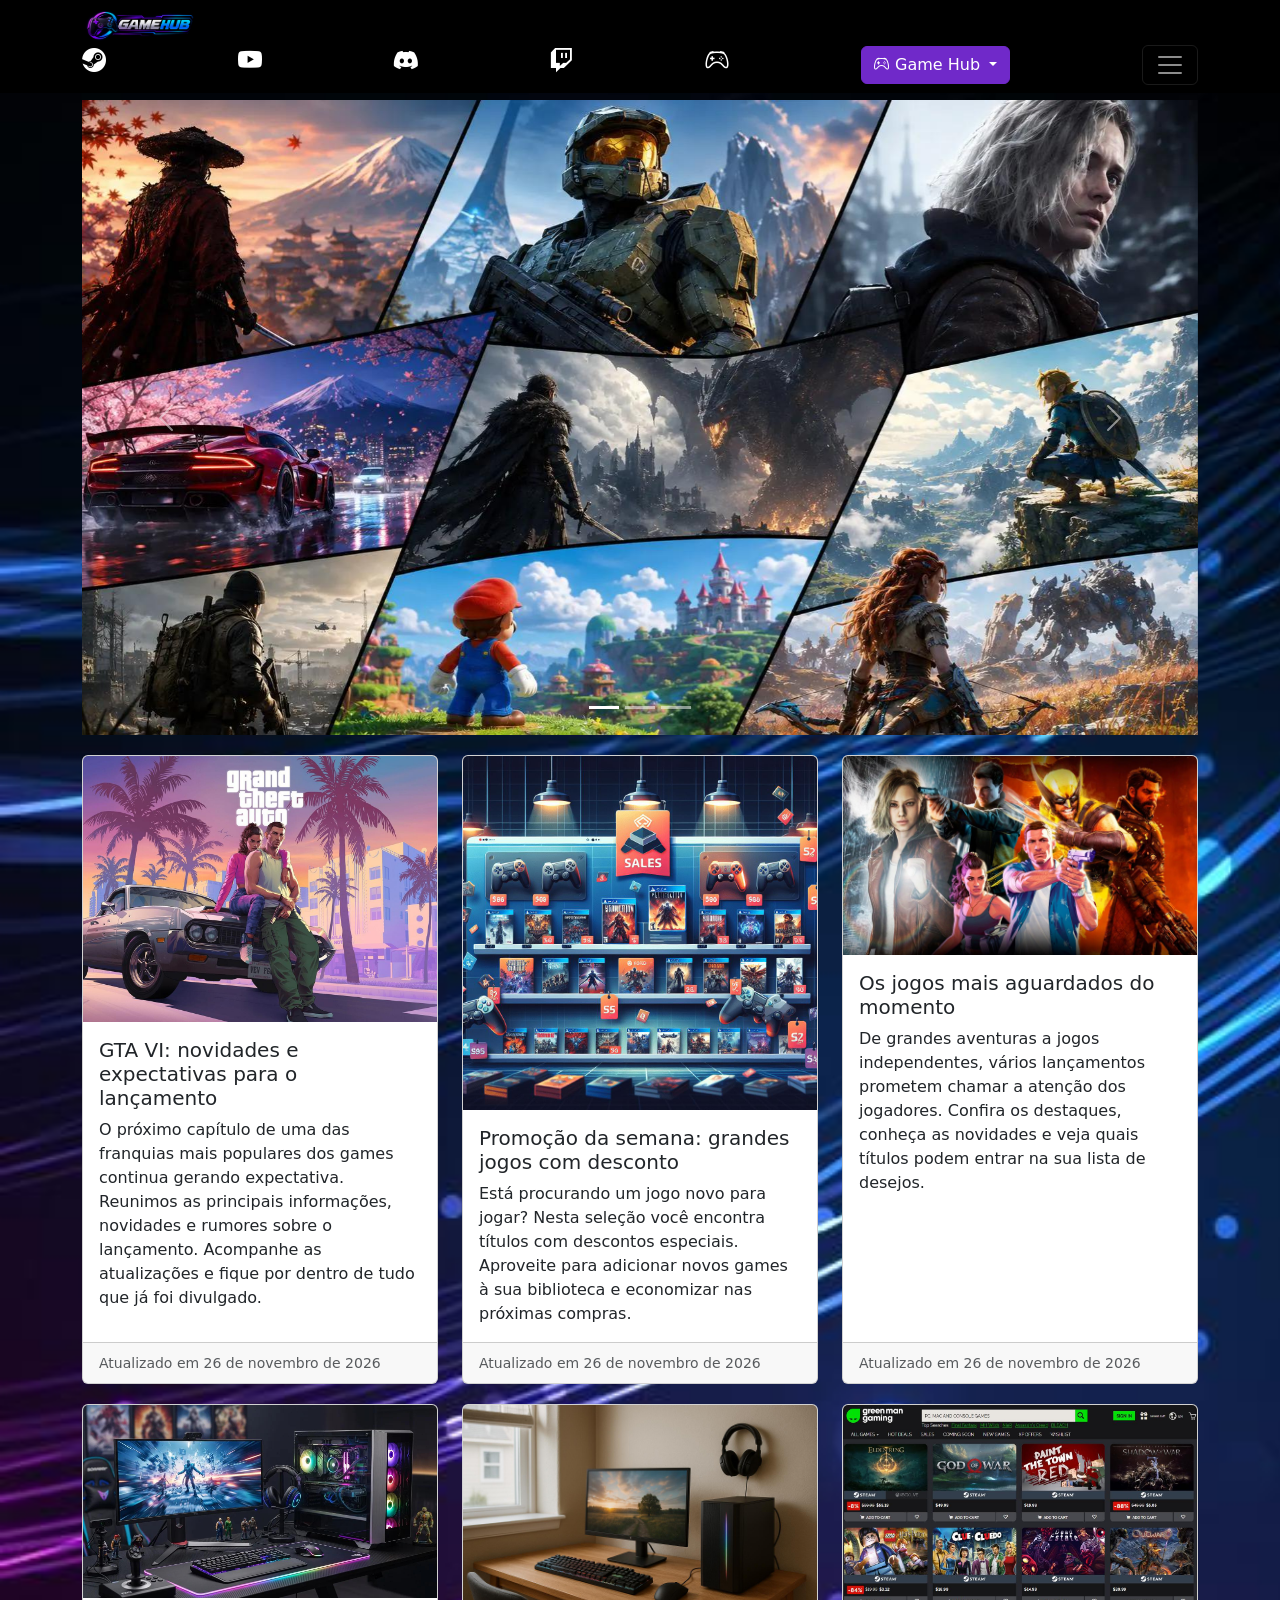
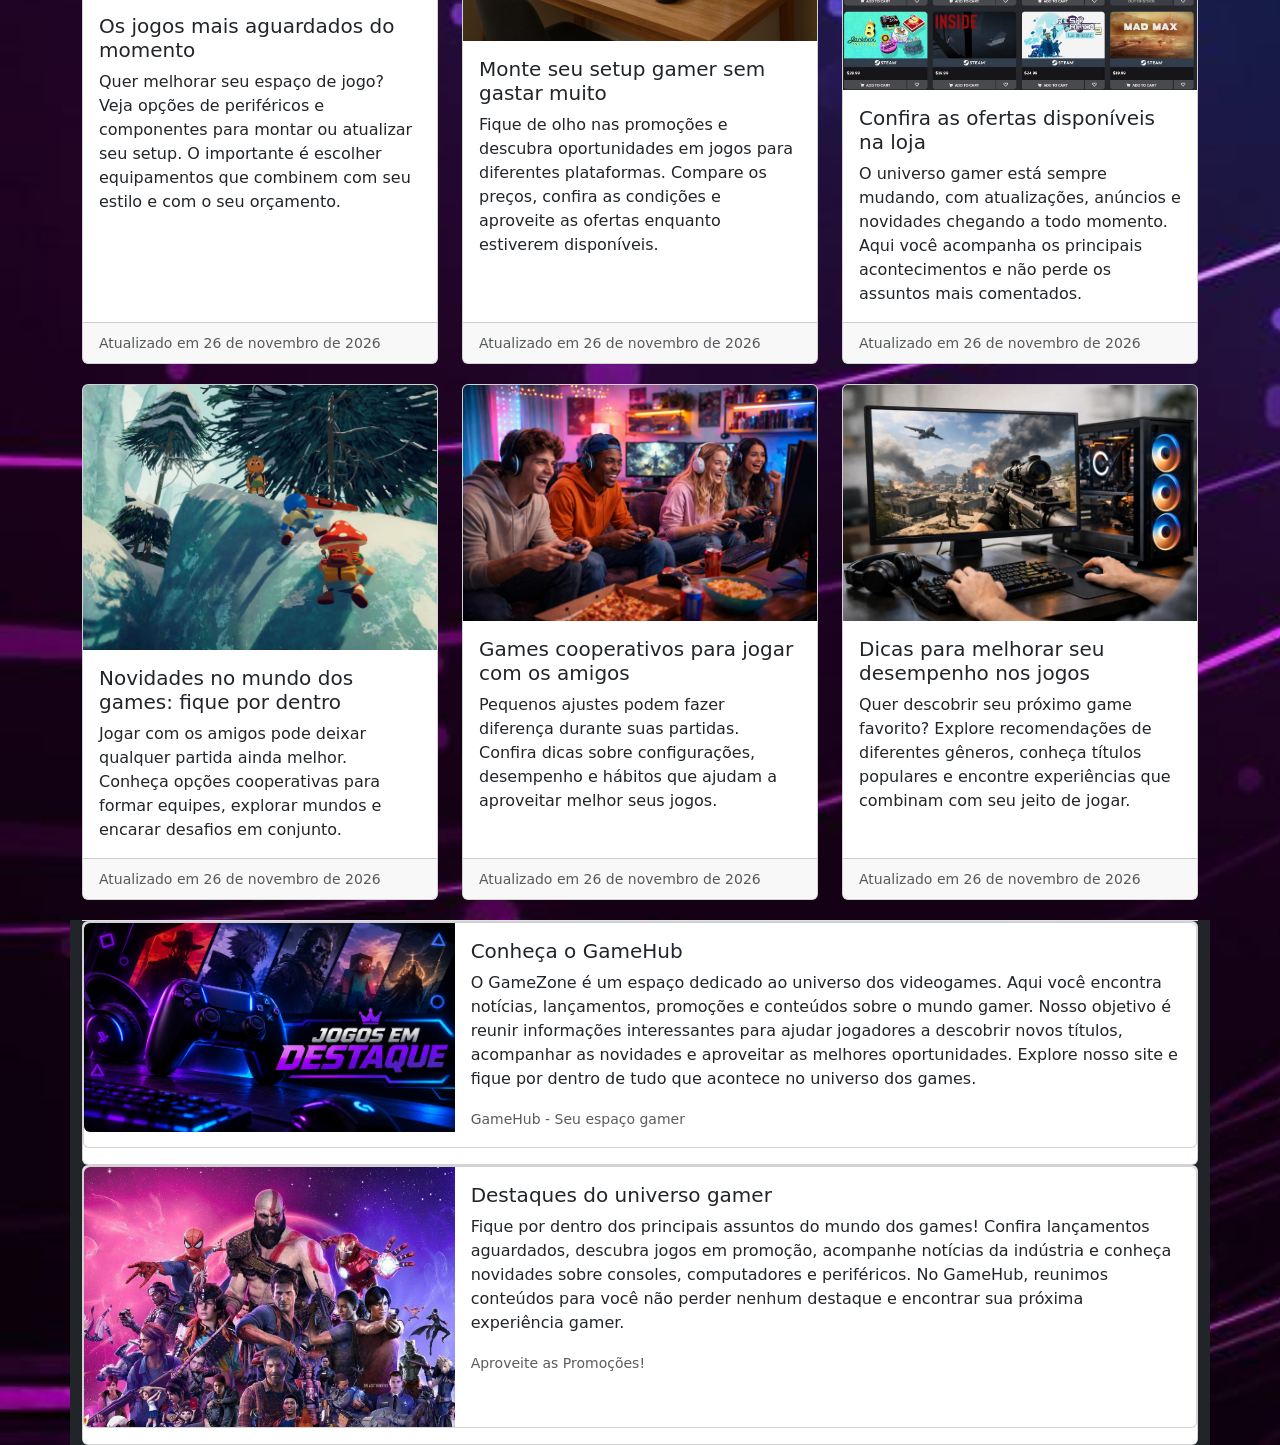
<file: public/index.html>
<!doctype html>
<html lang="pt-BR">
<head>
    <meta charset="utf-8">
    <meta name="viewport" content="width=device-width, initial-scale=1">
    <title>Game Hub</title>
    <link href="https://cdn.jsdelivr.net/npm/bootstrap@5.3.8/dist/css/bootstrap.min.css" rel="stylesheet">
    <link rel="stylesheet" href="https://cdn.jsdelivr.net/npm/bootstrap-icons@1.13.1/font/bootstrap-icons.min.css">
    <link rel="stylesheet" href="./bootstrap/styles_complement.css">
</head>

<body>
    <header>
        <section name="barra-navegacao">
            <nav class="navbar navbar-dark bg-black fixed-top">
                <div class="container">
                    <div class="img-responsive">
                        <img src="./assets/Letreiro_logo_gamehub.png" alt="GameZone" width="10%">
                    </div>
                    <div class="icon"><h4><i class="bi bi-steam text-white"></i></h4></div>
                    <div class="icon"><h4><i class="bi bi-youtube text-white"></i></h4></div>
                    <div class="icon"><h4><i class="bi bi-discord text-white"></i></h4></div>
                    <div class="icon"><h4><i class="bi bi-twitch text-white"></i></h4></div>
                    <div class="icon"><h4><i class="bi bi-controller text-white"></i></h4></div>

                    <div class="dropdown">
                        <button class="btn btn-news dropdown-toggle" type="button" data-bs-toggle="dropdown" aria-expanded="false">
                            <i class="bi bi-controller"></i> Game Hub
                        </button>
                        <ul class="dropdown-menu dropdown-menu-dark">
                            <li><a class="dropdown-item active" href="#">Ofertas</a></li>
                            <li><a class="dropdown-item" href="#">Lançamentos</a></li>
                            <li><a class="dropdown-item" href="#">Notícias</a></li>
                            <li><hr class="dropdown-divider"></li>
                            <li><a class="dropdown-item" href="#">Sair da conta</a></li>
                        </ul>
                    </div>

                    <button class="navbar-toggler" type="button" data-bs-toggle="offcanvas"
                        data-bs-target="#offcanvasNavbar" aria-controls="offcanvasNavbar"
                        aria-label="Toggle navigation">
                        <span class="navbar-toggler-icon"></span>
                    </button>

                    <div class="offcanvas offcanvas-end text-bg-dark" tabindex="-1" id="offcanvasNavbar"
                        aria-labelledby="offcanvasNavbarLabel">
                        <div class="offcanvas-header">
                            <img src="./assets/Letreiro_logo_gamehub.png" alt="GameZone" width="100%">
                            <button type="button" class="btn-close" data-bs-dismiss="offcanvas"
                                aria-label="Close"></button>
                        </div>
                        <div class="offcanvas-body">
                            <hr>
                            <div>
                                <div class="input-group mb-3">
                                    <span class="input-group-text" id="inputGroup-sizing-default">E-mail</span>
                                    <input type="email" class="form-control" aria-label="Sizing example input"
                                        aria-describedby="inputGroup-sizing-default" id="emailLogin">
                                </div>
                                <div class="input-group mb-3">
                                    <span class="input-group-text" id="inputGroup-sizing-default">Senha</span>
                                    <input type="password" class="form-control" aria-label="Sizing example input"
                                        aria-describedby="inputGroup-sizing-default" id="senhaLogin">
                                </div>
                                <div class="d-grid gap-2">
                                    <button class="btn btn-primary" type="button" onclick="initializeLogin()">Login</button>
                                    <button class="btn btn-outline-info" type="button">Cadastrar</button>
                                </div>
                            </div>
                        </div>
                    </div>
                </div>
            </nav>
        </section>
    </header>

    <main>
        <section name="slide-show">
            <div class="container" style="margin-top: 100px;">
                <div id="carouselExampleIndicators" class="carousel slide">
                    <div class="carousel-indicators">
                        <button type="button" data-bs-target="#carouselExampleIndicators" data-bs-slide-to="0"
                            class="active" aria-current="true" aria-label="Slide 1"></button>
                        <button type="button" data-bs-target="#carouselExampleIndicators" data-bs-slide-to="1"
                            aria-label="Slide 2"></button>
                        <button type="button" data-bs-target="#carouselExampleIndicators" data-bs-slide-to="2"
                            aria-label="Slide 3"></button>
                    </div>
                    <div class="carousel-inner">
                        <div class="carousel-item active">
                            <img src="./assets/banner1_alt_gamer.jpg" class="d-block w-100" alt="Banner de jogos em destaque">
                        </div>
                        <div class="carousel-item">
                            <img src="./assets/banner2_alt_gamer.jpg" class="d-block w-100" alt="Ofertas de jogos">
                        </div>
                        <div class="carousel-item">
                            <img src="./assets/banner3_alt_gamer.jpg" class="d-block w-100" alt="Novidades gamer">
                        </div>
                    </div>
                    <button class="carousel-control-prev" type="button" data-bs-target="#carouselExampleIndicators"
                        data-bs-slide="prev">
                        <span class="carousel-control-prev-icon" aria-hidden="true"></span>
                        <span class="visually-hidden">Anterior</span>
                    </button>
                    <button class="carousel-control-next" type="button" data-bs-target="#carouselExampleIndicators"
                        data-bs-slide="next">
                        <span class="carousel-control-next-icon" aria-hidden="true"></span>
                        <span class="visually-hidden">Próximo</span>
                    </button>
                </div>
            </div>
        </section>

        <section name="card-produtos">
            <div class="container" style="margin-top: 20px;">
                <div class="row row-cols-1 row-cols-md-3 g-4">

                    <div class="col">
                        <div class="card h-100">
                            <img src="./assets/quadro1_gamer.jpg" class="card-img-top" alt="Notícia gamer 1">
                            <div class="card-body">
                                <h5 class="card-title">GTA VI: novidades e expectativas para o lançamento</h5>
                                <p class="card-text">
                                    O próximo capítulo de uma das franquias mais populares dos games continua gerando expectativa.
                                    Reunimos as principais informações, novidades e rumores sobre o lançamento.
                                    Acompanhe as atualizações e fique por dentro de tudo que já foi divulgado.
                                </p>
                            </div>
                            <div class="card-footer">
                                <small class="text-body-secondary">Atualizado em 26 de novembro de 2026</small>
                            </div>
                        </div>
                    </div>

                    <div class="col">
                        <div class="card h-100">
                            <img src="./assets/quadro2_gamer.jpg" class="card-img-top" alt="Notícia gamer 2">
                            <div class="card-body">
                                <h5 class="card-title">Promoção da semana: grandes jogos com desconto</h5>
                                <p class="card-text">
                                    Está procurando um jogo novo para jogar? Nesta seleção você encontra títulos com descontos especiais.
                                    Aproveite para adicionar novos games à sua biblioteca e economizar nas próximas compras.
                                </p>
                            </div>
                            <div class="card-footer">
                                <small class="text-body-secondary">Atualizado em 26 de novembro de 2026</small>
                            </div>
                        </div>
                    </div>

                    <div class="col">
                        <div class="card h-100">
                            <img src="./assets/quadro3_gamer.jpg" class="card-img-top" alt="Notícia gamer 3">
                            <div class="card-body">
                                <h5 class="card-title">Os jogos mais aguardados do momento</h5>
                                <p class="card-text">
                                    De grandes aventuras a jogos independentes, vários lançamentos prometem chamar a atenção dos jogadores.
                                    Confira os destaques, conheça as novidades e veja quais títulos podem entrar na sua lista de desejos.
                                </p>
                            </div>
                            <div class="card-footer">
                                <small class="text-body-secondary">Atualizado em 26 de novembro de 2026</small>
                            </div>
                        </div>
                    </div>

                </div>
            </div>

            <div class="container" style="margin-top: 20px;">
                <div class="row row-cols-1 row-cols-md-3 g-4">

                    <div class="col">
                        <div class="card h-100">
                            <img src="./assets/quadro4_gamer.jpg" class="card-img-top" alt="Notícia gamer 4">
                            <div class="card-body">
                                <h5 class="card-title">Os jogos mais aguardados do momento</h5>
                                <p class="card-text">
                                    Quer melhorar seu espaço de jogo? Veja opções de periféricos e componentes para montar
                                    ou atualizar seu setup. O importante é escolher equipamentos que combinem com seu estilo
                                    e com o seu orçamento.
                                </p>
                            </div>
                            <div class="card-footer">
                                <small class="text-body-secondary">Atualizado em 26 de novembro de 2026</small>
                            </div>
                        </div>
                    </div>

                    <div class="col">
                        <div class="card h-100">
                            <img src="./assets/quadro5_gamer.jpg" class="card-img-top" alt="Notícia gamer 5">
                            <div class="card-body">
                                <h5 class="card-title">Monte seu setup gamer sem gastar muito</h5>
                                <p class="card-text">
                                    Fique de olho nas promoções e descubra oportunidades em jogos para diferentes plataformas.
                                    Compare os preços, confira as condições e aproveite as ofertas enquanto estiverem disponíveis.
                                </p>
                            </div>
                            <div class="card-footer">
                                <small class="text-body-secondary">Atualizado em 26 de novembro de 2026</small>
                            </div>
                        </div>
                    </div>

                    <div class="col">
                        <div class="card h-100">
                            <img src="./assets/quadro6_gamer.jpg" class="card-img-top" alt="Notícia gamer 6">
                            <div class="card-body">
                                <h5 class="card-title">Confira as ofertas disponíveis na loja</h5>
                                <p class="card-text">
                                    O universo gamer está sempre mudando, com atualizações, anúncios e novidades chegando
                                    a todo momento. Aqui você acompanha os principais acontecimentos e não perde os assuntos
                                    mais comentados.
                                </p>
                            </div>
                            <div class="card-footer">
                                <small class="text-body-secondary">Atualizado em 26 de novembro de 2026</small>
                            </div>
                        </div>
                    </div>

                </div>
            </div>

            <div class="container" style="margin-top: 20px;">
                <div class="row row-cols-1 row-cols-md-3 g-4">

                    <div class="col">
                        <div class="card h-100">
                            <img src="./assets/quadro7_gamer.jpg" class="card-img-top" alt="Notícia gamer 7">
                            <div class="card-body">
                                <h5 class="card-title">Novidades no mundo dos games: fique por dentro</h5>
                                <p class="card-text">
                                    Jogar com os amigos pode deixar qualquer partida ainda melhor.
                                    Conheça opções cooperativas para formar equipes, explorar mundos e encarar desafios em conjunto.
                                </p>
                            </div>
                            <div class="card-footer">
                                <small class="text-body-secondary">Atualizado em 26 de novembro de 2026</small>
                            </div>
                        </div>
                    </div>

                    <div class="col">
                        <div class="card h-100">
                            <img src="./assets/quadro8_gamer.jpg" class="card-img-top" alt="Notícia gamer 8">
                            <div class="card-body">
                                <h5 class="card-title">Games cooperativos para jogar com os amigos</h5>
                                <p class="card-text">
                                    Pequenos ajustes podem fazer diferença durante suas partidas.
                                    Confira dicas sobre configurações, desempenho e hábitos que ajudam a aproveitar melhor seus jogos.
                                </p>
                            </div>
                            <div class="card-footer">
                                <small class="text-body-secondary">Atualizado em 26 de novembro de 2026</small>
                            </div>
                        </div>
                    </div>

                    <div class="col">
                        <div class="card h-100">
                            <img src="./assets/quadro9_gamer.jpg" class="card-img-top" alt="Notícia gamer 9">
                            <div class="card-body">
                                <h5 class="card-title">Dicas para melhorar seu desempenho nos jogos</h5>
                                <p class="card-text">
                                    Quer descobrir seu próximo game favorito? Explore recomendações de diferentes gêneros,
                                    conheça títulos populares e encontre experiências que combinam com seu jeito de jogar.
                                </p>
                            </div>
                            <div class="card-footer">
                                <small class="text-body-secondary">Atualizado em 26 de novembro de 2026</small>
                            </div>
                        </div>
                    </div>

                </div>
            </div>
        </section>


        <section name="card-sobrenos">
            <div class="container bg-dark" style="margin-top:20px;">
                <ul class="nav nav-tabs bg-dark">
                </ul>
        
                <div class="card" style="width: 100%;" id="infografico">
                    <div class="card mb-3" style="max-width: 100%;">
                        <div class="row g-0">
                            <div class="col-md-4">
                                <img src="./assets/info_grafico_gamer.png" class="img-fluid rounded-start"
                                    alt="Informações do GameZone" width="100%">
                            </div>
                            <div class="col-md-8">
                                <div class="card-body">
                                    <h5 class="card-title">Conheça o GameHub</h5>
                                    <p class="card-text">
                                        O GameZone é um espaço dedicado ao universo dos videogames.
                                        Aqui você encontra notícias, lançamentos, promoções e conteúdos
                                        sobre o mundo gamer. Nosso objetivo é reunir informações
                                        interessantes para ajudar jogadores a descobrir novos títulos,
                                        acompanhar as novidades e aproveitar as melhores oportunidades.
                                        Explore nosso site e fique por dentro de tudo que acontece
                                        no universo dos games.
                                    </p>
                                    <p class="card-text">
                                        <small class="text-body-secondary">GameHub - Seu espaço gamer</small>
                                    </p>
                                </div>
                            </div>
                        </div>
                    </div>
                </div>
        
                <div class="card" style="width: 100%;" id="historico">
                    <div class="card mb-3" style="max-width: 100%;">
                        <div class="row g-0">
                            <div class="col-md-4">
                                <img src="./assets/poster_gamer.jpg" class="img-fluid rounded-start"
                                    alt="Destaques do GameZone" width="100%">
                            </div>
                            <div class="col-md-8">
                                <div class="card-body">
                                    <h5 class="card-title">Destaques do universo gamer</h5>
                                    <p class="card-text">
                                        Fique por dentro dos principais assuntos do mundo dos games!
                                        Confira lançamentos aguardados, descubra jogos em promoção,
                                        acompanhe notícias da indústria e conheça novidades sobre
                                        consoles, computadores e periféricos. No GameHub, reunimos
                                        conteúdos para você não perder nenhum destaque e encontrar
                                        sua próxima experiência gamer.
                                    </p>
                                    <p class="card-text">
                                        <small class="text-body-secondary">Aproveite as Promoções!</small>
                                    </p>
                                </div>
                            </div>
                        </div>
                    </div>
                </div>
        </section>
        
    </main>

    <footer>
        <script src="./engine/index.js"></script>
        <script src="https://cdn.jsdelivr.net/npm/@popperjs/core@2.11.8/dist/umd/popper.min.js"
            crossorigin="anonymous"></script>
        <script src="https://cdn.jsdelivr.net/npm/bootstrap@5.3.8/dist/js/bootstrap.min.js"
            crossorigin="anonymous"></script>
    </footer>
</body>
</html>
</file>
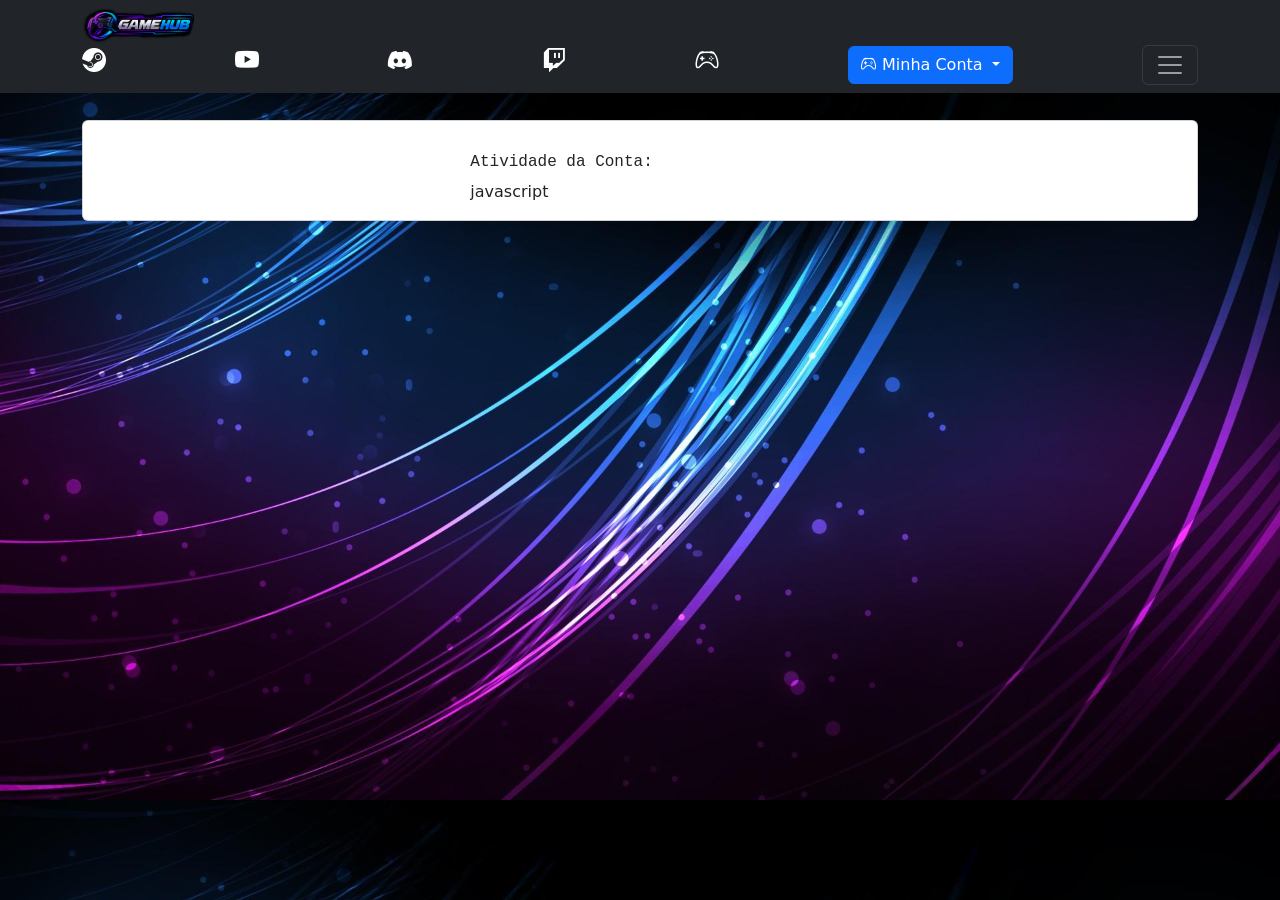
<file: public/dashboard.html>
<!doctype html>
<html lang="pt-br">

<head>
    <meta charset="utf-8">
    <meta name="viewport" content="width=device-width, initial-scale=1">
    <title>GameZone - Dashboard</title>
    <link href="https://cdn.jsdelivr.net/npm/bootstrap@5.3.8/dist/css/bootstrap.min.css" rel="stylesheet"
        integrity="sha384-sRIl4kxILFvY47J16cr9ZwB07vP4J8+LH7qKQnuqkuIAvNWLzeN8tE5YBujZqJLB" crossorigin="anonymous">
    <link rel="stylesheet" href="https://cdn.jsdelivr.net/npm/bootstrap-icons@1.13.1/font/bootstrap-icons.min.css">
    <link rel="stylesheet" href="./bootstrap/styles_complement.css">
</head>

<body onload="storageUsersInfo()">
    <header>
        <section name="barra-navegacao">
            <nav class="navbar navbar-dark bg-dark fixed-top">
                <div class="container">

                    <div class="img-responsive">
                        <img src="./assets/Letreiro_logo_gamehub.png" alt="GameZone" width="10%">
                    </div>
                    <div class="icon">
                        <h4><i class="bi bi-steam text-white"></i></h4>
                    </div>
                    <div class="icon">
                        <h4><i class="bi bi-youtube text-white"></i></h4>
                    </div>
                    <div class="icon">
                        <h4><i class="bi bi-discord text-white"></i></h4>
                    </div>
                    <div class="icon">
                        <h4><i class="bi bi-twitch text-white"></i></h4>
                    </div>
                    <div class="icon">
                        <h4><i class="bi bi-controller text-white"></i></h4>
                    </div>
                    <div class="dropdown">
                        <button class="btn btn-primary dropdown-toggle" type="button" data-bs-toggle="dropdown"
                            aria-expanded="false">
                            <i class="bi bi-controller"></i>
                            Minha Conta
                        </button>
                        <ul class="dropdown-menu dropdown-menu-dark">
                            <li><a class="dropdown-item active" href="#" id="saldo_conta">Meu Perfil</a></li>
                            <li><a class="dropdown-item" href="#" id="trans_conta">Meus Jogos</a></li>
                            <li><a class="dropdown-item" href="#" id="cash_conta">Minhas Ofertas</a></li>
                            <li>
                                <hr class="dropdown-divider">
                            </li>
                            <li><a class="dropdown-item" href="#" id="sign_out">Sair da Conta</a></li>
                        </ul>
                    </div>
                    <button class="navbar-toggler" type="button" data-bs-toggle="offcanvas"
                        data-bs-target="#offcanvasNavbar" aria-controls="offcanvasNavbar"
                        aria-label="Toggle navigation">
                        <span class="navbar-toggler-icon"></span>
                    </button>
                    <div class="offcanvas offcanvas-end text-bg-dark" tabindex="-1" id="offcanvasNavbar"
                        aria-labelledby="offcanvasNavbarLabel">
                        <div class="offcanvas-header">
                            <img src="./assets/Letreiro_logo_gamehub.png" alt="GameZone" width="100%">
                            <button type="button" class="btn-close" data-bs-dismiss="offcanvas"
                                aria-label="Close"></button>
                        </div>
                        <div class="offcanvas-body">
                            <hr>
                            <span id="login-menu"></span>
                        </div>
                    </div>
                </div>
            </nav>
        </section>
    </header>
    <main>
        <div class="container" style="margin-top:120px;">
            <div class="card mb-3" style="max-width: 100%;">
                <div class="row g-0">
                    <div class="col-md-4">
                        <span id="login-img"></span>
                    </div>
                    <div class="col-md-8">
                        <div class="card-body">
                            <h5 class="card-title" id="login-name"></h5>
                            <p class="card-text" id="login-email"></p>
                            <p class="card-text"><small class="text-body-secondary" id="login-date"></small></p>
                            <h6 class="font-monospace">Atividade da Conta: <span id="conta"></span></h6>
                            <span id="login-extrato">
                                javascript
                            </span>
                        </div>
                    </div>
                </div>
            </div>
        </div>
    </main>
    <footer>
        <script src="./engine/index.js"></script>
        <script src="https://cdn.jsdelivr.net/npm/@popperjs/core@2.11.8/dist/umd/popper.min.js"
            integrity="sha384-I7E8VVD/ismYTF4hNIPjVp/Zjvgyol6VFvRkX/vR+Vc4jQkC+hVqc2pM8ODewa9r"
            crossorigin="anonymous"></script>
        <script src="https://cdn.jsdelivr.net/npm/bootstrap@5.3.8/dist/js/bootstrap.min.js"
            integrity="sha384-G/EV+4j2dNv+tEPo3++6LCgdCROaejBqfUeNjuKAiuXbjrxilcCdDz6ZAVfHWe1Y"
            crossorigin="anonymous"></script>
    </footer>
</body>

</html>
</file>
<file: public/bootstrap/styles_complement.css>
body{
    background-image: url(../assets/fundo_gamer_1.jfif);
    background-size: cover;
}
.btn-news {
    background-color: #7029c9;
    border-color: #7029c9;
    color: white;
}

.btn-news:hover {
    background-color: #501b91;
    border-color: #501b91;
    color: white;
}
</file>
